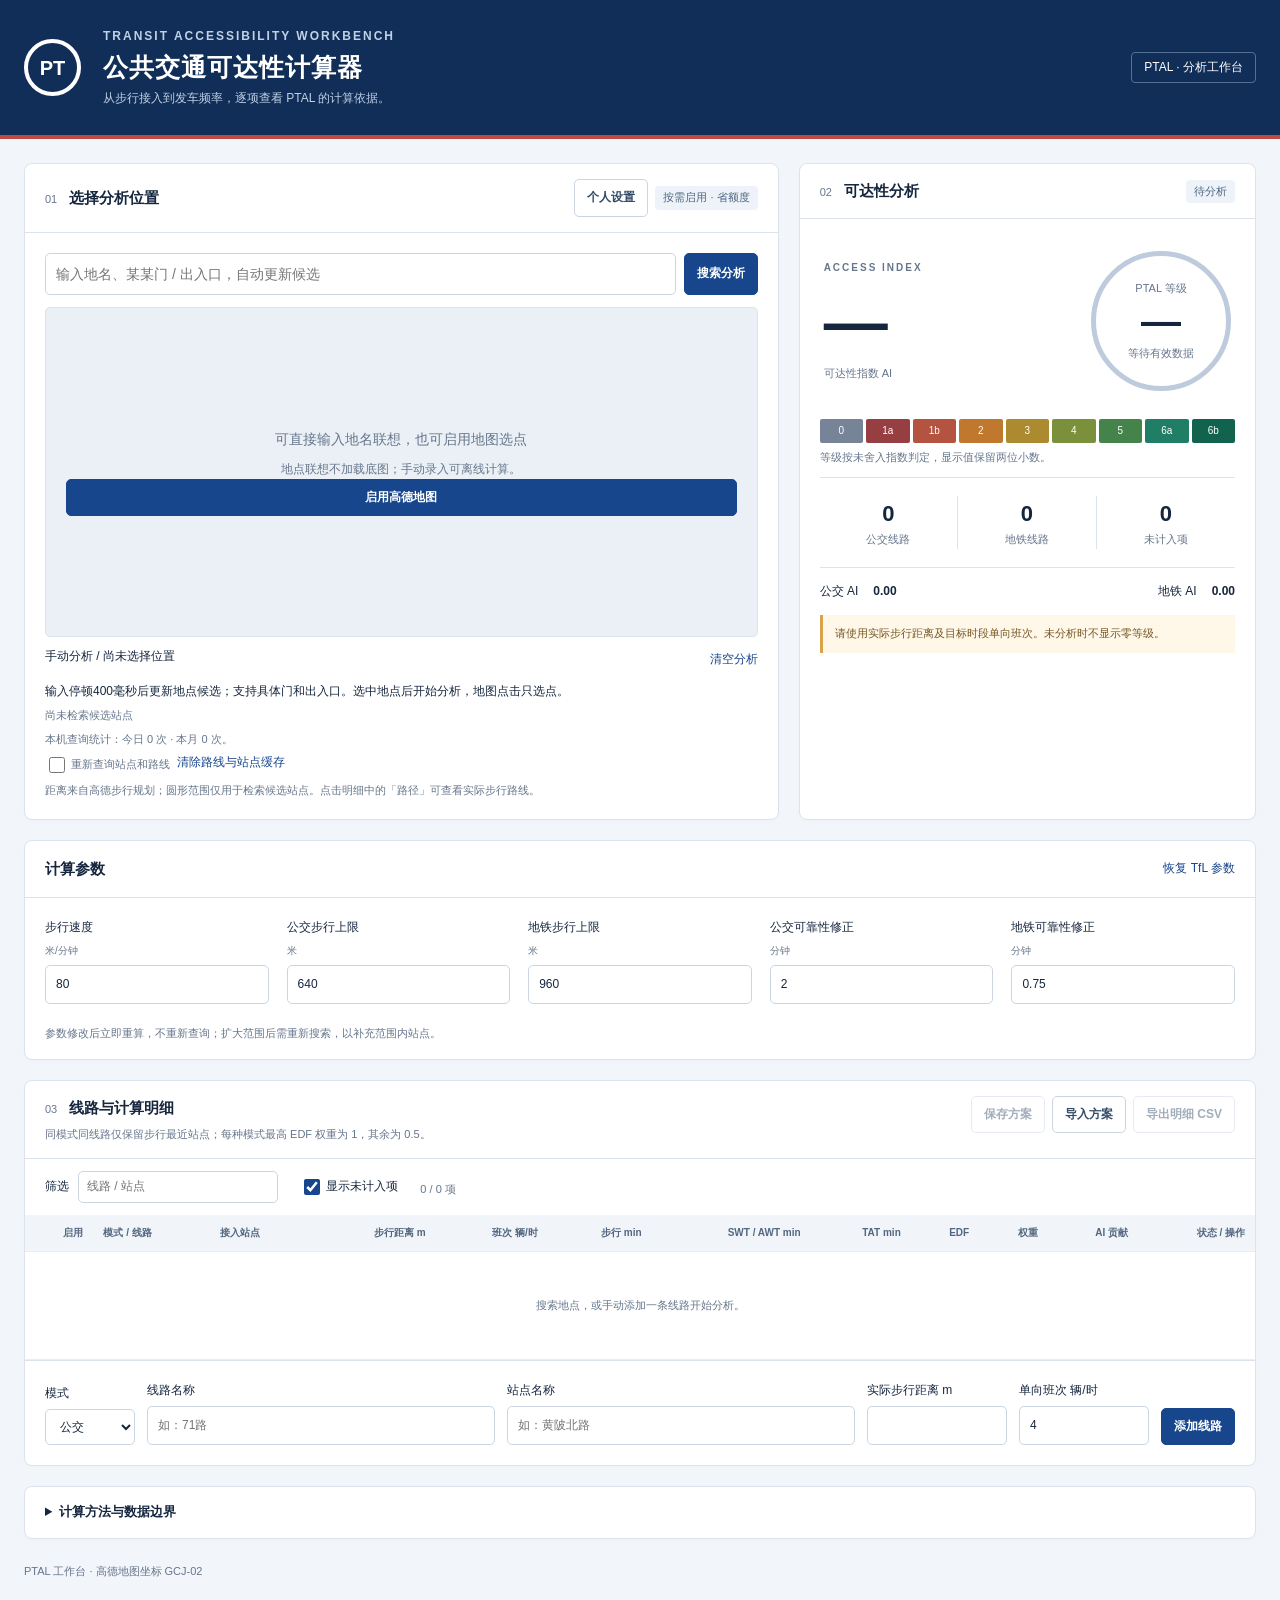
<file: index.html>
<!doctype html>
<html lang="zh-CN"><head>
<meta charset="utf-8"><meta name="viewport" content="width=device-width,initial-scale=1"><meta name="color-scheme" content="light">
<title>公共交通可达性计算器 · PTAL</title><link rel="stylesheet" href="styles.css">
<script defer src="src/deployment.js"></script><script defer src="src/worker-client.js"></script><script defer src="src/model.js"></script><script defer src="src/cache.js"></script><script defer src="src/amap.js"></script><script defer src="src/app.js"></script>
</head><body>
<header class="masthead"><div class="brand-mark" aria-hidden="true">PT</div><div><p class="eyebrow">TRANSIT ACCESSIBILITY WORKBENCH</p><h1>公共交通可达性计算器</h1><p>从步行接入到发车频率，逐项查看 PTAL 的计算依据。</p></div><span class="header-badge">PTAL · 分析工作台</span></header>
<main>
<div class="workspace">
<section class="panel map-panel" aria-labelledby="location-heading">
<div class="panel-head"><h2 id="location-heading"><span class="step">01</span> 选择分析位置</h2><div class="actions"><button id="api-settings-toggle" class="btn" type="button" aria-expanded="false" aria-controls="api-settings">个人设置</button><span id="map-state" class="badge">按需启用 · 省额度</span></div></div>
<div class="panel-body">
<div id="api-settings" class="api-settings" hidden>
<form id="api-settings-form" autocomplete="off">
<p class="hint">个人配置优先用于地图和查询；两项留空则使用默认服务。</p>
<div class="api-fields"><label for="api-key">高德 Key（Web端）<input id="api-key" type="password" maxlength="200" autocomplete="off" spellcheck="false"></label><label for="api-security-code">安全密钥<input id="api-security-code" type="password" maxlength="200" autocomplete="off" spellcheck="false"></label></div>
<div class="actions api-actions"><button class="btn primary" type="submit">保存并应用</button><label class="hint"><input id="api-show-secrets" type="checkbox"> 显示密钥</label></div>
<p id="api-settings-status" class="hint" role="status" aria-live="polite"></p>
<p class="hint">配置保存在当前浏览器，关闭后仍保留。更改后会刷新并恢复当前分析。</p>
</form></div>
<form id="search-form" class="search-row"><label class="sr-only" for="map-input">地名、具体门或高德坐标</label><input id="map-input" placeholder="输入地名、某某门 / 出入口，自动更新候选" autocomplete="off" role="combobox" aria-autocomplete="list" aria-expanded="false" aria-controls="place-choices" required maxlength="200"><button class="btn primary" id="search-btn">搜索分析</button><button class="btn" id="cancel-btn" type="button" hidden>取消</button></form>
<div id="place-choices" class="place-choices" role="listbox" hidden aria-label="请选择目标地点"></div><p id="place-status" class="hint" role="status" aria-live="polite"></p>
<div id="map-container" aria-label="高德地图，点击地图选择分析点"><div class="map-placeholder"><div>可直接输入地名联想，也可启用地图选点</div><small>地点联想不加载底图；手动录入可离线计算。</small><button id="enable-map" class="btn primary" type="button">启用高德地图</button></div></div>
<div class="map-bottom"><span id="location-label">尚未选择位置</span><button class="text-btn" id="clear-all" type="button">清空分析</button></div>
<p id="search-status" class="status" role="status" aria-live="polite">输入停顿400毫秒后更新地点候选；支持具体门和出入口。选中地点后开始分析，地图点击只选点。</p>
<p id="candidate-summary" class="hint" aria-live="polite">尚未检索候选站点</p>
<p id="quota-status" class="hint"></p><div class="actions"><label class="hint"><input id="force-refresh" type="checkbox"> 重新查询站点和路线</label><button id="clear-cache" type="button" class="text-btn">清除路线与站点缓存</button></div>
<p class="hint">距离来自高德步行规划；圆形范围仅用于检索候选站点。点击明细中的「路径」可查看实际步行路线。</p></div></section>
<section class="panel result-panel" aria-labelledby="result-heading">
<div class="panel-head"><h2 id="result-heading"><span class="step">02</span> 可达性分析</h2><span id="result-state" class="badge">待分析</span></div>
<div class="panel-body"><div class="score-row"><div><p class="eyebrow">ACCESS INDEX</p><div id="ai-value" class="score">—</div><p class="hint">可达性指数 AI</p></div><div id="band-disc" class="band-disc"><small>PTAL 等级</small><strong id="band-code">—</strong><span id="band-desc">等待数据</span></div></div>
<div id="scale-legend" class="scale" aria-label="PTAL 等级对照"></div><p id="band-range" class="hint">等级按未舍入指数判定，显示值保留两位小数。</p>
<div class="metrics"><div><strong id="bus-count">0</strong><span>公交线路</span></div><div><strong id="rail-count">0</strong><span>地铁线路</span></div><div><strong id="excluded-count">0</strong><span>未计入项</span></div></div>
<div class="contributions"><div><span>公交 AI</span><b id="bus-ai">0.00</b></div><div><span>地铁 AI</span><b id="rail-ai">0.00</b></div></div><p id="quality-note" class="notice">地图检索使用默认班次，结果为估算。请用目标时段的实际单向班次校核。</p></div></section>
</div>
<section class="panel" aria-labelledby="settings-heading"><div class="panel-head"><h2 id="settings-heading">计算参数</h2><button id="reset-settings" class="text-btn" type="button">恢复 TfL 参数</button></div>
<form id="settings-form" class="panel-body settings-grid">
<label>步行速度 <span>米/分钟</span><input name="speed" type="number" min="10" max="200" step="any" value="80" required></label>
<label>公交步行上限 <span>米</span><input name="busMax" type="number" min="1" max="5000" step="any" value="640" required></label>
<label>地铁步行上限 <span>米</span><input name="luMax" type="number" min="1" max="5000" step="any" value="960" required></label>
<label>公交可靠性修正 <span>分钟</span><input name="busReliability" type="number" min="0" max="30" step="any" value="2" required></label>
<label>地铁可靠性修正 <span>分钟</span><input name="luReliability" type="number" min="0" max="30" step="any" value="0.75" required></label></form>
<p class="settings-note hint" id="settings-note">参数修改后立即重算；扩大范围后需重新搜索，以补充范围内站点。</p></section>
<section class="panel" aria-labelledby="services-heading">
<div class="panel-head table-head"><div><h2 id="services-heading"><span class="step">03</span> 线路与计算明细</h2><p class="hint">同模式同线路仅保留步行最近站点；每种模式最高 EDF 权重为 1，其余为 0.5。</p></div><div class="actions"><button class="btn" id="export-json" disabled>保存方案</button><button class="btn" id="import-btn">导入方案</button><button class="btn" id="export-csv" disabled>导出明细 CSV</button><input id="import-file" type="file" accept=".json,application/json" hidden></div></div>
<div class="toolbar"><label class="filter-label">筛选 <input id="service-filter" type="search" placeholder="线路 / 站点" aria-label="筛选线路或站点"></label><label><input id="show-excluded" type="checkbox" checked> 显示未计入项</label><span id="row-count" class="hint">0 项</span></div>
<div class="table-scroll"><table class="breakdown"><caption class="sr-only">线路明细，可编辑步行距离和每小时班次</caption><thead><tr><th>启用</th><th>模式 / 线路</th><th>接入站点</th><th>步行距离 m</th><th>班次 辆/时</th><th>步行 min</th><th>SWT / AWT min</th><th>TAT min</th><th>EDF</th><th>权重</th><th>AI 贡献</th><th>状态 / 操作</th></tr></thead><tbody id="breakdown-body"><tr><td colspan="12" class="empty">搜索地点，或手动添加一条线路开始分析。</td></tr></tbody></table></div>
<form id="add-form" class="add-form panel-body"><label>模式<select name="mode"><option value="bus">公交</option><option value="lu">地铁</option></select></label><label>线路名称<input name="route" placeholder="如：71路" maxlength="100" required></label><label>站点名称<input name="stop" placeholder="如：黄陂北路" maxlength="100" required></label><label>实际步行距离 m<input name="distance" type="number" min="0" max="100000" step="any" required></label><label>单向班次 辆/时<input name="freq" type="number" min="0" max="300" step="any" value="4" required></label><button class="btn primary" type="submit">添加线路</button></form></section>
<details class="panel methodology"><summary>计算方法与数据边界</summary><div class="panel-body"><p><b>SWT = 30 / 每小时班次</b>；AWT = SWT + 可靠性修正；TAT = 步行距离 / 步行速度 + AWT；EDF = 30 / TAT。分模式加权后求和得到 AI。</p><p>默认公交 4 辆/小时、地铁 12 列/小时仅为假设，不是高德提供的实时频率。应按统一时段录入较高频方向的单向班次；停运、在建线路不计入。</p><p>自动距离为高德步行路线长度，步行时间按统一速度计算，不直接使用导航预计用时。路径终点是地图站点 POI，地铁进站、安检及站内换乘时间需另行核实；接口失败、未知线路和检索截断均会提示，缺失数据可能低估结果。</p><p>本工具仅支持公交和地铁，不等同于上海官方可达性评价，也不衡量到达就业岗位等目的地的旅行时间。</p><p>依据：<a href="https://content.tfl.gov.uk/connectivity-assessment-guide.pdf" target="_blank" rel="noopener noreferrer">TfL Connectivity Assessment Guide（§2.5）</a> · <a href="https://lbs.amap.com/api/javascript-api/reference/route-search" target="_blank" rel="noopener noreferrer">高德步行规划文档</a></p></div></details>
</main><footer>PTAL 工作台 · 高德地图坐标 GCJ-02</footer>
</body></html>
</file>
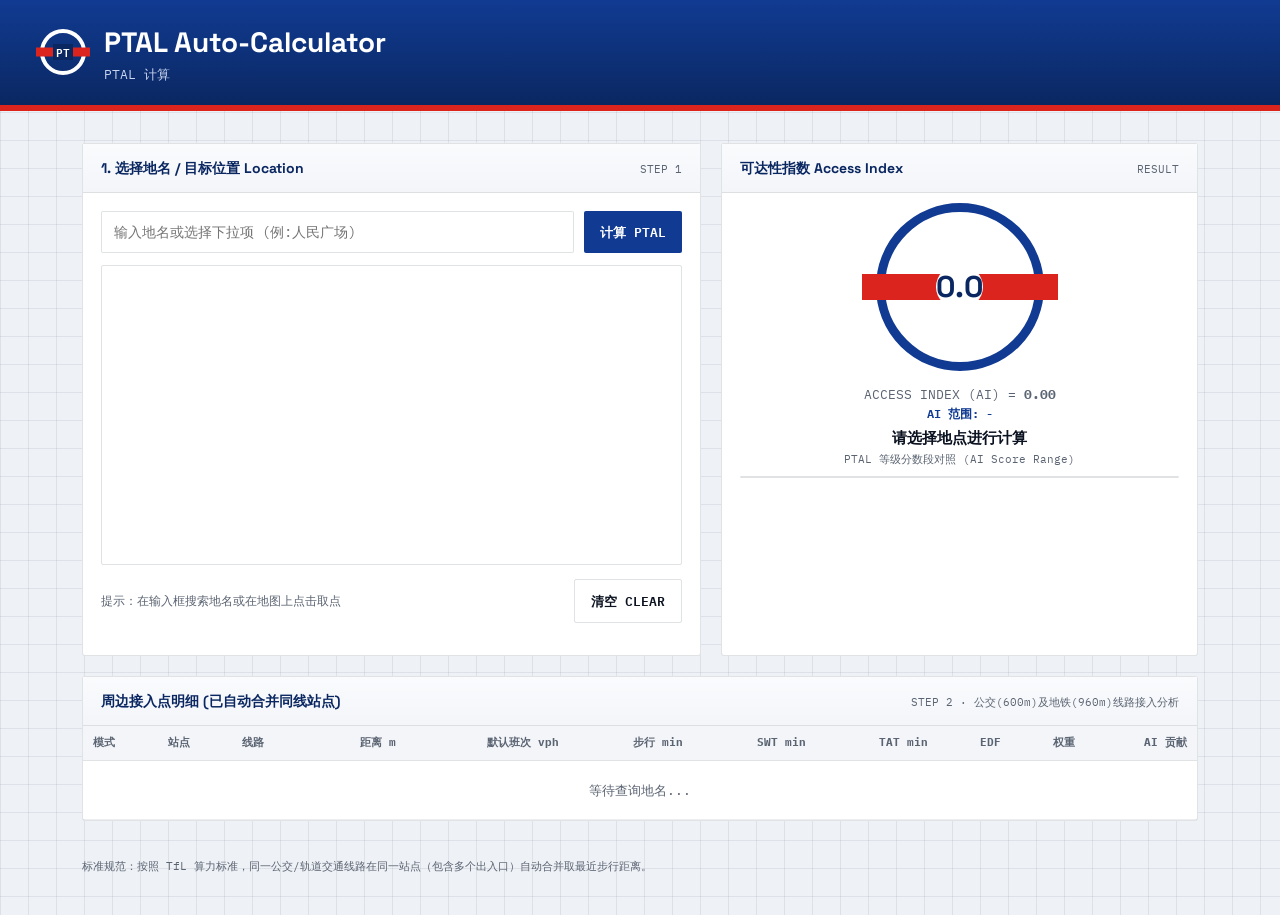
<file: PTAL_calc.html>
<!DOCTYPE html>
<html lang="zh-CN">
<head>
<meta charset="UTF-8">
<meta name="viewport" content="width=device-width, initial-scale=1.0">
<title>PTAL Auto-Calculator</title>
<style>
@import url('https://fonts.googleapis.com/css2?family=Space+Grotesk:wght@400;500;600;700&family=IBM+Plex+Mono:wght@400;500;600&family=Inter:wght@400;500;600&display=swap');

:root{
  --ink:#0B1220;
  --paper:#EEF1F6;
  --panel:#FFFFFF;
  --tfl-blue:#113B92;
  --tfl-blue-dark:#0A2761;
  --roundel-red:#DC241F;
  --line-amber:#B87400;
  --line-amber-bg:#FFF4E0;
  --success-green:#00692A;
  --grid:rgba(11,18,32,0.12);
  --grid-soft:rgba(11,18,32,0.07);
  --muted:#5B6472;
  --radius:3px;
  --font-display:'Space Grotesk', sans-serif;
  --font-mono:'IBM Plex Mono', monospace;
  --font-body:'Inter', sans-serif;
}

*{box-sizing:border-box;}
body{
  margin:0; background:var(--paper);
  background-image: linear-gradient(var(--grid-soft) 1px, transparent 1px), linear-gradient(90deg, var(--grid-soft) 1px, transparent 1px);
  background-size: 28px 28px; color:var(--ink); font-family:var(--font-body); line-height:1.45;
}

header.masthead{
  background:var(--tfl-blue); background-image: linear-gradient(180deg, var(--tfl-blue) 0%, var(--tfl-blue-dark) 100%);
  color:#fff; padding:22px clamp(16px,4vw,40px); display:flex; align-items:center; gap:18px; border-bottom:6px solid var(--roundel-red);
}
.mark{
  width:46px;height:46px;flex:0 0 auto; border-radius:50%; border:4px solid #fff;
  position:relative; display:flex;align-items:center;justify-content:center;
}
.mark::after{
  content:""; position:absolute; left:-8px;right:-8px; top:50%; height:9px; transform:translateY(-50%); background:var(--roundel-red);
}
.mark span{ position:relative; z-index:2; font-family:var(--font-mono); font-weight:600; font-size:11px; background:var(--tfl-blue-dark); padding:0 3px; }
.masthead h1{ font-family:var(--font-display); font-weight:700; font-size:clamp(20px,3vw,28px); margin:0; }
.masthead p{ margin:2px 0 0; font-family:var(--font-mono); font-size:12.5px; color:#C9D4EE; }

main{ max-width:1180px; margin:0 auto; padding:clamp(16px,3vw,32px); display:grid; gap:20px; }
.panel{ background:var(--panel); border:1px solid var(--grid); border-radius:var(--radius); }
.panel-head{
  display:flex; align-items:baseline; justify-content:space-between; gap:12px;
  padding:14px 18px; border-bottom:1px solid var(--grid); background:linear-gradient(180deg,#FAFBFD,#F3F5F9);
}
.panel-head h2{ font-family:var(--font-display); font-size:14px; font-weight:700; margin:0; color:var(--tfl-blue-dark); }
.panel-head .eyebrow{ font-family:var(--font-mono); font-size:11px; color:var(--muted); }
.panel-body{ padding:18px; }

.map-search-row{ display:flex; gap:10px; margin-bottom:12px; }
.map-search-row input{ flex:1; font-family:var(--font-mono); font-size:14px; padding:10px 12px; border:1px solid var(--grid); border-radius:2px; }
#map-container{ width:100%; height:300px; border:1px solid var(--grid); border-radius:2px; margin-bottom:14px; }

.top-grid{ display:grid; grid-template-columns:1.3fr 1fr; gap:20px; }
@media (max-width:820px){ .top-grid{ grid-template-columns:1fr; } }

.service-list{ margin-top:14px; display:flex; flex-direction:column; gap:6px; max-height:230px; overflow-y:auto; }
.chip{
  display:grid; grid-template-columns:auto 1fr auto; align-items:center; gap:10px;
  font-family:var(--font-mono); font-size:12px; background:#F6F7FA; border:1px solid var(--grid); border-radius:2px; padding:7px 10px;
}
.chip .mode-tag{ font-size:10px; font-weight:700; padding:2px 6px; border-radius:2px; color:#fff; text-transform:uppercase; }
.chip .mode-tag.bus{ background:var(--roundel-red); }
.chip .mode-tag.lu{ background:var(--tfl-blue); }
.chip .detail{ color:var(--muted); overflow:hidden; text-overflow:ellipsis; white-space:nowrap; }
.chip .stat{ color:var(--ink); font-weight:600; }

.btn{ font-family:var(--font-mono); font-size:12.5px; font-weight:600; text-transform:uppercase; border:none; border-radius:2px; padding:10px 16px; cursor:pointer; }
.btn-primary{ background:var(--tfl-blue); color:#fff; }
.btn-primary:hover{ background:var(--tfl-blue-dark); }
.btn-ghost{ background:transparent; border:1px solid var(--grid); color:var(--ink); }

.result-wrap{ display:flex; flex-direction:column; align-items:center; justify-content:center; gap:14px; padding:10px 0 4px; }
.roundel{ width:168px; height:168px; position:relative; display:flex; align-items:center; justify-content:center; }
.roundel-ring{ position:absolute; inset:0; border-radius:50%; border:9px solid var(--tfl-blue); transition:border-color .25s ease; }
.roundel-bar{
  position:absolute; left:-14px; right:-14px; top:50%; height:26px; transform:translateY(-50%);
  background:var(--roundel-red); display:flex; align-items:center; justify-content:center;
}
.roundel-bar span{ font-family:var(--font-display); font-weight:700; font-size:13px; color:#fff; }
.roundel-value{ font-family:var(--font-display); font-weight:700; font-size:30px; color:var(--tfl-blue-dark); z-index:2; background:#fff; border-radius:50%; }
.result-caption{ text-align:center; }
.result-caption .ai-figure{ font-family:var(--font-mono); font-size:12.5px; color:var(--muted); }
.result-caption .band-range{ font-family:var(--font-mono); font-size:12px; color:var(--tfl-blue); margin-top:2px; font-weight:600; }
.result-caption .band-desc{ margin-top:4px; font-family:var(--font-body); font-weight:600; font-size:15px; }

.scale{ display:flex; border-radius:2px; overflow:hidden; border:1px solid var(--grid); margin-top:8px;}
.scale-seg{ flex:1; padding:6px 2px; text-align:center; font-family:var(--font-mono); font-size:10px; font-weight:600; color:#fff; position:relative; }
.scale-seg .range-text{ font-size:9px; font-weight:400; opacity:0.9; display:block; margin-top:1px; }
.scale-seg.active{ transform:translateY(-4px); box-shadow:0 3px 8px rgba(0,0,0,0.25); z-index:2; }

.table-scroll{ overflow-x:auto; }
table.breakdown{ width:100%; border-collapse:collapse; font-family:var(--font-mono); font-size:12.5px; min-width:760px; }
table.breakdown th{ text-align:right; padding:9px 10px; background:#F3F5F9; border-bottom:1px solid var(--grid); font-size:10.5px; color:var(--muted); }
table.breakdown th:nth-child(1), table.breakdown th:nth-child(2), table.breakdown th:nth-child(3){ text-align:left; }
table.breakdown td{ padding:8px 10px; border-bottom:1px solid var(--grid-soft); text-align:right; }
table.breakdown td:nth-child(1), table.breakdown td:nth-child(2), table.breakdown td:nth-child(3){ text-align:left; }
table.breakdown td.weight-1{ color:var(--success-green); font-weight:700; }

footer{ max-width:1180px; margin:0 auto; padding:6px clamp(16px,3vw,32px) 40px; font-family:var(--font-mono); font-size:11px; color:var(--muted); }
</style>

<!-- 高德地图 Key 与安全密钥配置处 -->
<script type="text/javascript">
  window._AMapSecurityConfig = {
    securityJsCode: 'd6687ec9416268834ced7b0e7fa47a14',
  };
</script>
<script type="text/javascript" src="https://webapi.amap.com/maps?v=2.0&key=f5043e2c5d79dccdae5142dda8c85e08&plugin=AMap.AutoComplete,AMap.PlaceSearch"></script>
</head>
<body>

<header class="masthead">
  <div class="mark"><span>PT</span></div>
  <div>
    <h1>PTAL Auto-Calculator</h1>
    <p>PTAL 计算</p>
  </div>
</header>

<main>
  <div class="top-grid">
    <section class="panel">
      <div class="panel-head">
        <h2>1. 选择地名 / 目标位置 Location</h2>
        <span class="eyebrow">STEP 1</span>
      </div>
      <div class="panel-body">
        <div class="map-search-row">
          <input id="map-input" type="text" placeholder="输入地名或选择下拉项 (例:人民广场)">
          <button class="btn btn-primary" id="search-btn" type="button">计算 PTAL</button>
        </div>

        <div id="map-container"></div>

        <div style="display:flex; justify-content:space-between; align-items:center;">
          <span style="font-family:var(--font-mono); font-size:12px; color:var(--muted);" id="search-status">提示：在输入框搜索地名或在地图上点击取点</span>
          <button class="btn btn-ghost" id="clear-all" type="button">清空 CLEAR</button>
        </div>

        <div class="service-list" id="service-list"></div>
      </div>
    </section>

    <section class="panel">
      <div class="panel-head">
        <h2>可达性指数 Access Index</h2>
        <span class="eyebrow">RESULT</span>
      </div>
      <div class="panel-body result-wrap">
        <div class="roundel">
          <div class="roundel-ring" id="roundel-ring"></div>
          <div class="roundel-bar"><span id="band-code">0</span></div>
          <div class="roundel-value" id="ai-value">0.0</div>
        </div>
        <div class="result-caption">
          <div class="ai-figure">ACCESS INDEX (AI) = <b id="ai-figure">0.00</b></div>
          <div class="band-range" id="band-range">AI 范围: -</div>
          <div class="band-desc" id="band-desc">请选择地点进行计算</div>
        </div>
      </div>
      <div class="panel-body" style="padding-top:0;">
        <div style="font-family:var(--font-mono); font-size:11px; color:var(--muted); margin-bottom:4px; text-align:center;">PTAL 等级分数段对照 (AI Score Range)</div>
        <div class="scale" id="scale-legend"></div>
      </div>
    </section>
  </div>

  <section class="panel">
    <div class="panel-head">
      <h2>周边接入点明细 (已自动合并同线站点)</h2>
      <span class="eyebrow">STEP 2 · 公交(600m)及地铁(960m)线路接入分析</span>
    </div>
    <div class="table-scroll">
      <table class="breakdown">
        <thead>
          <tr>
            <th>模式</th><th>站点</th><th>线路</th>
            <th>距离 m</th><th>默认班次 vph</th><th>步行 min</th>
            <th>SWT min</th><th>TAT min</th><th>EDF</th><th>权重</th><th>AI 贡献</th>
          </tr>
        </thead>
        <tbody id="breakdown-body">
          <tr class="empty-row"><td colspan="11" style="text-align:center; padding:20px; color:var(--muted);">等待查询地名...</td></tr>
        </tbody>
      </table>
    </div>
  </section>
</main>

<footer>
  标准规范：按照 TfL 算力标准，同一公交/轨道交通线路在同一站点（包含多个出入口）自动合并取最近步行距离。
</footer>

<script>
// 标准 TfL PTAL 分数段对应表
const PTAL_BANDS = [
  {lo:0.00,  hi:0.00,     code:"0",  label:"无公交可达",   rangeStr:"0.00",        color:"#5B6472"},
  {lo:0.01,  hi:2.50,     code:"1a", label:"非常差",       rangeStr:"0.01 - 2.50",  color:"#8B2E2E"},
  {lo:2.51,  hi:5.00,     code:"1b", label:"非常差",       rangeStr:"2.51 - 5.00",  color:"#A5402C"},
  {lo:5.01,  hi:10.00,    code:"2",  label:"差",           rangeStr:"5.01 - 10.00", color:"#B85E1F"},
  {lo:10.01, hi:15.00,    code:"3",  label:"一般",         rangeStr:"10.01 - 15.00",color:"#B87400"},
  {lo:15.01, hi:20.00,    code:"4",  label:"好",           rangeStr:"15.01 - 20.00",color:"#7E7A1E"},
  {lo:20.01, hi:25.00,    code:"5",  label:"非常好",       rangeStr:"20.01 - 25.00",color:"#4C7A22"},
  {lo:25.01, hi:40.00,    code:"6a", label:"优秀",         rangeStr:"25.01 - 40.00",color:"#1F7A3D"},
  {lo:40.01, hi:Infinity, code:"6b", label:"优秀 · 最高", rangeStr:"> 40.00",      color:"#00692A"},
];

const MODE_CATEGORY = { bus:"bus", lu:"rail" };
const MODE_NAMES = { bus:"BUS", lu:"METRO" };
const DEFAULT_VPH = { lu: 20.0, bus: 10.0 };

let services = [];
let map, currentMarker;

function initMap() {
  map = new AMap.Map('map-container', {
    zoom: 15,
    center: [121.4737, 31.2304]
  });

  map.on('click', (e) => {
    const lnglat = [e.lnglat.getLng(), e.lnglat.getLat()];
    setLocationAndFetch(lnglat, "地图选中坐标");
  });

  const auto = new AMap.AutoComplete({ input: "map-input" });
  auto.on("select", (e) => {
    if (e.poi && e.poi.location) {
      const lnglat = [e.poi.location.lng, e.poi.location.lat];
      setLocationAndFetch(lnglat, e.poi.name);
    }
  });
}

function setLocationAndFetch(lnglat, locationName) {
  if (currentMarker) map.remove(currentMarker);

  currentMarker = new AMap.Marker({ position: lnglat, map: map, title: locationName });
  map.setCenter(lnglat);

  document.getElementById('search-status').textContent = `正在检索【${locationName}】周边公共交通...`;
  services = [];

  const placeSearch = new AMap.PlaceSearch({
    type: '公交车站|地铁站',
    radius: 960,
    pageSize: 50
  });

  placeSearch.searchNearBy('', lnglat, 960, (status, result) => {
    if (status === 'complete' && result.info === 'OK') {
      parsePoisToServices(result.poiList.pois, lnglat);
      document.getElementById('search-status').textContent = `分析完成：去重后共 ${services.length} 条独立线路服务`;
      render();
    } else {
      document.getElementById('search-status').textContent = "周边未搜索到公交或地铁站点。";
      render();
    }
  });
}

// 核心去重解析：同一线路在同一站点（出入口）去重，保留最近的那个
function parsePoisToServices(pois, centerLngLat) {
  const cLng = centerLngLat[0];
  const cLat = centerLngLat[1];
  const rawList = [];

  pois.forEach(poi => {
    const dist = AMap.GeometryUtil.distance([cLng, cLat], [poi.location.lng, poi.location.lat]);
    const isMetro = poi.type.includes('地铁站') || poi.name.includes('地铁站');
    const mode = isMetro ? 'lu' : 'bus';

    // 剔除出入口后缀（如 "浦东1号2号航站楼地铁站4号口" -> "浦东1号2号航站楼地铁站"）
    const cleanStopName = poi.name.replace(/(\d+号口|出入口|入口|出口)$/g, '');

    if ((mode === 'bus' && dist <= 600) || (mode === 'lu' && dist <= 960)) {
      const routes = poi.address ? poi.address.split(';') : [cleanStopName];
      routes.forEach(r => {
        let cleanRoute = r.trim();
        if (cleanRoute) {
          rawList.push({
            mode: mode,
            stop: cleanStopName,
            route: cleanRoute,
            distance: Math.round(dist),
            freq: DEFAULT_VPH[mode]
          });
        }
      });
    }
  });

  // 使用 Map 按照 [模式 + 基础站点名 + 线路名] 合并，只保留最近距离的项
  const uniqueMap = new Map();
  rawList.forEach(item => {
    const key = `${item.mode}_${item.stop}_${item.route}`;
    if (!uniqueMap.has(key) || item.distance < uniqueMap.get(key).distance) {
      uniqueMap.set(key, item);
    }
  });

  services = Array.from(uniqueMap.values());
}

function calculate(){
  const params = { speed: 80, reliability: { bus: 2.0, rail: 0.75 }, maxWalk: { bus: 7.5, rail: 12.0 } };
  const results = [];

  for(const svc of services){
    const category = MODE_CATEGORY[svc.mode] || "rail";
    const reliability = params.reliability[category];
    const maxWalk = params.maxWalk[category];
    const walkTime = svc.distance / params.speed;
    const swt = (30 / svc.freq) + reliability;
    const tat = walkTime + swt;
    const edf = 30 / tat;

    results.push({ svc, walkTime, swt, tat, edf, weight:0, aiContribution:0, excluded: walkTime > maxWalk });
  }

  const included = results.filter(r => !r.excluded);
  const byMode = {};
  for(const r of included){ (byMode[r.svc.mode] = byMode[r.svc.mode] || []).push(r); }
  for(const mode in byMode){
    const arr = byMode[mode].sort((a,b) => b.edf - a.edf);
    arr.forEach((r,i) => {
      r.weight = i === 0 ? 1.0 : 0.5;
      r.aiContribution = r.edf * r.weight;
    });
  }

  included.sort((a,b) => b.aiContribution - a.aiContribution);
  const totalAI = included.reduce((sum,r) => sum + r.aiContribution, 0);
  return {totalAI, included};
}

// 渲染分数段图例
function renderScale(activeCode){
  const wrap = document.getElementById('scale-legend');
  wrap.innerHTML = "";
  PTAL_BANDS.forEach(b => {
    const seg = document.createElement('div');
    seg.className = 'scale-seg' + (b.code === activeCode ? ' active' : '');
    seg.style.background = b.color;
    seg.innerHTML = `
      <div>${b.code}</div>
      <span class="range-text">${b.rangeStr}</span>
    `;
    wrap.appendChild(seg);
  });
}

function renderServiceList(){
  const wrap = document.getElementById('service-list');
  wrap.innerHTML = "";
  if(services.length === 0){
    wrap.innerHTML = '<div style="font-family:var(--font-mono); font-size:12px; color:var(--muted); padding:6px 2px;">暂无服务</div>';
    return;
  }
  services.slice(0, 10).forEach(svc => {
    const chip = document.createElement('div');
    chip.className = 'chip';
    chip.innerHTML = `
      <span class="mode-tag ${svc.mode}">${MODE_NAMES[svc.mode]}</span>
      <span class="detail">${svc.stop} · ${svc.route}</span>
      <span class="stat">${svc.distance}m / ${svc.freq}vph</span>
    `;
    wrap.appendChild(chip);
  });
}

function renderResult(calc){
  const band = (ai => {
    for(const b of PTAL_BANDS){ if(ai >= b.lo && ai <= b.hi) return b; }
    return PTAL_BANDS[PTAL_BANDS.length-1];
  })(calc.totalAI);

  document.getElementById('ai-value').textContent = calc.totalAI >= 100 ? calc.totalAI.toFixed(0) : calc.totalAI.toFixed(1);
  document.getElementById('ai-figure').textContent = calc.totalAI.toFixed(2);
  document.getElementById('band-code').textContent = band.code;
  document.getElementById('band-range').textContent = `AI 指数范围: ${band.rangeStr}`;
  document.getElementById('band-desc').textContent = `PTAL 等级: ${band.code} (${band.label})`;
  document.getElementById('roundel-ring').style.borderColor = band.color;
  renderScale(band.code);
}

function renderTable(calc){
  const body = document.getElementById('breakdown-body');
  body.innerHTML = "";
  if(calc.included.length === 0){
    body.innerHTML = '<tr class="empty-row"><td colspan="11" style="text-align:center; padding:20px;">未检索到有效公共交通接入点</td></tr>';
  } else {
    calc.included.forEach(r => {
      const tr = document.createElement('tr');
      tr.innerHTML = `
        <td>${MODE_NAMES[r.svc.mode]}</td>
        <td>${r.svc.stop}</td>
        <td>${r.svc.route}</td>
        <td>${r.svc.distance.toFixed(0)}</td>
        <td>${r.svc.freq.toFixed(1)}</td>
        <td>${r.walkTime.toFixed(2)}</td>
        <td>${r.swt.toFixed(2)}</td>
        <td>${r.tat.toFixed(2)}</td>
        <td>${r.edf.toFixed(2)}</td>
        <td class="${r.weight === 1 ? 'weight-1' : ''}">${r.weight.toFixed(1)}</td>
        <td><strong>${r.aiContribution.toFixed(2)}</strong></td>
      `;
      body.appendChild(tr);
    });
  }
}

function render(){
  renderServiceList();
  const calc = calculate();
  renderResult(calc);
  renderTable(calc);
}

document.getElementById('clear-all').addEventListener('click', () => {
  services = [];
  if(currentMarker) map.remove(currentMarker);
  render();
});

window.onload = initMap;
</script>
</body>
</html>
</file>
<file: styles.css>
:root{--ink:#15263e;--muted:#66768c;--blue:#17468c;--paper:#f2f5f9;--line:#dce3ec;--font:"Segoe UI","Microsoft YaHei",sans-serif}*{box-sizing:border-box}body{margin:0;background:var(--paper);color:var(--ink);font:14px/1.6 var(--font)}button,input,select{font:inherit}button,a,input,select,summary{touch-action:manipulation}button{cursor:pointer}button:disabled{opacity:.45;cursor:not-allowed}button:focus-visible,input:focus-visible,select:focus-visible,summary:focus-visible,a:focus-visible{outline:3px solid #649ce6;outline-offset:2px}input,select{border:1px solid #cbd5e2;border-radius:5px;padding:9px 10px;color:var(--ink);background:#fff;min-width:0}input[type=checkbox]{accent-color:var(--blue);width:16px;height:16px;vertical-align:middle}input[type=number]{font-variant-numeric:tabular-nums}a{color:var(--blue)}.masthead{background:#102e57;color:#fff;padding:27px max(24px,calc((100vw - 1400px)/2));display:flex;align-items:center;gap:22px;border-bottom:4px solid #bc4a43}.brand-mark{border:4px solid #fff;border-radius:50%;width:57px;height:57px;display:grid;place-items:center;font-size:20px;font-weight:800;flex-shrink:0}.masthead h1{font-size:25px;letter-spacing:1px;line-height:1.4;margin:4px 0}.masthead p{margin:0;color:#c0d1e6;font-size:12px}.eyebrow{font-size:10px;letter-spacing:2px;font-weight:600;margin:0;color:var(--muted)}.header-badge{margin-left:auto;padding:5px 12px;border:1px solid #557095;border-radius:4px;font-size:12px;white-space:nowrap}main{max-width:1448px;padding:24px;margin:auto;display:grid;gap:20px}.workspace{display:grid;grid-template-columns:minmax(0,1.65fr) minmax(340px,1fr);gap:20px}.panel{background:#fff;border:1px solid var(--line);border-radius:8px;box-shadow:0 2px 5px #132c4a04;min-width:0}.panel-head{padding:15px 20px;border-bottom:1px solid var(--line);display:flex;align-items:center;justify-content:space-between;gap:16px}.panel-head h2{margin:0;font-size:15px;font-weight:650}.step{font-size:11px;color:var(--muted);font-weight:500;margin-right:8px}.panel-body{padding:20px}.badge{font-size:11px;padding:3px 8px;background:#eef3f9;color:#4d6582;border-radius:4px}.badge.warning{background:#fff1dc;color:#895700}.search-row{display:flex;gap:8px;margin-bottom:12px}.search-row input{flex:1;width:0}.btn{border:1px solid #cbd5e2;background:#fff;color:#334c69;border-radius:5px;padding:8px 12px;white-space:nowrap;font-size:12px;font-weight:600}.btn:hover{background:#eef3fa}.btn.primary{background:var(--blue);border-color:var(--blue);color:#fff}.btn.primary:hover{background:#10366d}.text-btn{padding:3px 0;background:none;border:0;color:var(--blue);font-size:12px}.text-btn:hover{text-decoration:underline}#map-container{height:330px;background:#eaf0f5;border:1px solid var(--line);border-radius:5px;overflow:hidden}.map-placeholder{height:100%;display:grid;align-content:center;text-align:center;padding:20px;color:var(--muted)}.map-placeholder small{margin-top:10px}.map-bottom{display:flex;justify-content:space-between;gap:20px;margin-top:10px;font-size:12px}#location-label{overflow-wrap:anywhere}.status{font-size:12px;margin:10px 0 4px;overflow-wrap:anywhere}.status.error{color:#ab2929}.hint{color:var(--muted);font-size:11px;line-height:1.7;margin:5px 0 0}.place-choices{display:grid;gap:4px;margin-bottom:12px;max-height:220px;overflow:auto}.place-choices button{border:1px solid var(--line);background:#f6f9fd;text-align:left;padding:8px;border-radius:4px;color:var(--ink)}.score-row{display:flex;justify-content:space-between;align-items:center;padding:12px 4px 24px;gap:20px}.score{font-size:64px;font-weight:650;line-height:1.15;letter-spacing:-3px;font-variant-numeric:tabular-nums;margin-top:10px}.band-disc{border:5px solid #bdcbdc;border-radius:50%;width:140px;height:140px;display:flex;flex-direction:column;align-items:center;justify-content:center;flex-shrink:0}.band-disc strong{font-size:40px;line-height:1.2}.band-disc small,.band-disc span{font-size:11px;color:var(--muted)}.scale{display:flex;gap:3px;padding-top:4px}.scale-seg{flex:1;text-align:center;font-size:10px;line-height:24px;border-radius:2px;color:#fff;position:relative}.scale-seg.active:before{content:"";position:absolute;top:-7px;left:calc(50% - 4px);border-left:4px solid transparent;border-right:4px solid transparent;border-top:5px solid var(--ink)}.metrics{display:grid;grid-template-columns:repeat(3,1fr);padding:18px 0;margin-top:10px;border-top:1px solid var(--line);border-bottom:1px solid var(--line)}.metrics div{display:flex;flex-direction:column;text-align:center;border-right:1px solid var(--line)}.metrics div:last-child{border:0}.metrics strong{font-size:22px;font-variant-numeric:tabular-nums}.metrics span{color:var(--muted);font-size:11px}.contributions{display:flex;justify-content:space-between;gap:20px;padding:14px 0}.contributions div{display:flex;gap:15px;font-size:12px}.notice{margin:0;padding:10px 12px;background:#fff8e9;border-left:3px solid #d9a24b;font-size:11px;color:#765723;overflow-wrap:anywhere}.settings-grid{display:grid;grid-template-columns:repeat(5,1fr);gap:18px}.settings-grid label,.add-form label{display:flex;flex-direction:column;font-size:12px;gap:6px}.settings-grid label span{font-size:10px;color:var(--muted)}.settings-note{margin:0 20px 16px}.actions{display:flex;gap:7px;flex-wrap:wrap}.table-head{align-items:flex-start}.toolbar{display:flex;align-items:center;padding:12px 20px;gap:22px;font-size:12px;flex-wrap:wrap}.filter-label{display:flex;align-items:center;gap:9px}.filter-label input{padding:5px 8px;width:200px}.table-scroll{overflow:auto;max-height:570px}.breakdown{width:100%;border-collapse:collapse;min-width:1220px;font-size:11px;font-variant-numeric:tabular-nums}.breakdown th{background:#f1f5fa;color:#52667f;font-size:10px;position:sticky;top:0;z-index:1;white-space:nowrap;font-weight:600}.breakdown th,.breakdown td{padding:10px;text-align:right;border-bottom:1px solid #e9eef4}.breakdown th:nth-child(2),.breakdown th:nth-child(3),.breakdown td:nth-child(2),.breakdown td:nth-child(3),.breakdown td:last-child{text-align:left}.breakdown tbody tr:hover{background:#f8faff}.breakdown input[type=number]{width:80px;padding:5px 6px;font-size:11px}.route-name{display:block;font-weight:600;max-width:180px;overflow-wrap:anywhere}.mode-tag{display:inline-block;font-size:9px;color:var(--blue);background:#eaf0fa;padding:0 5px;border-radius:3px;margin:3px 0}.mode-tag.bus{color:#a03932;background:#fbefed}.source{display:block;font-size:9px;color:var(--muted);font-weight:400}.excluded{color:#8591a1;background:#fafbfc}.excluded .reason{color:#a05e1c}.contribution{font-weight:700;color:var(--blue)}.empty{text-align:center!important;padding:45px!important;color:var(--muted)}.row-actions{display:flex;gap:9px;align-items:center}.delete-btn{color:#a6443c}.reason{font-size:10px;max-width:170px;overflow-wrap:anywhere}.add-form{display:grid;grid-template-columns:90px 1fr 1fr 140px 130px auto;gap:12px;align-items:end;border-top:1px solid var(--line)}.add-form input{width:100%}.methodology summary{padding:15px 20px;font-size:13px;font-weight:600;cursor:pointer}.methodology p{font-size:12px;margin:0 0 12px}.methodology .panel-body{padding-top:0}footer{max-width:1448px;margin:0 auto 26px;padding:0 24px;color:var(--muted);font-size:11px}.sr-only{position:absolute;width:1px;height:1px;padding:0;margin:-1px;overflow:hidden;clip:rect(0,0,0,0);white-space:nowrap;border:0}[hidden]{display:none!important}@media(max-width:1050px){.workspace{grid-template-columns:minmax(0,1.3fr) minmax(310px,1fr)}.settings-grid{gap:12px}.add-form{grid-template-columns:repeat(3,1fr)}.table-head{flex-wrap:wrap}.header-badge{display:none}.score{font-size:52px}.band-disc{width:120px;height:120px}.panel-body{padding:16px}}@media(max-width:760px){.masthead{padding:20px 16px;gap:14px}.masthead h1{font-size:20px}.brand-mark{width:44px;height:44px;font-size:16px}.masthead .eyebrow{font-size:8px}main{padding:14px;gap:14px}.workspace{grid-template-columns:1fr;gap:14px}.panel-head{padding:13px 16px}.settings-grid{grid-template-columns:repeat(2,1fr)}.add-form{grid-template-columns:repeat(2,minmax(0,1fr))}.score-row{justify-content:space-around}.toolbar{padding:12px 16px;gap:12px}.search-row .btn{padding:8px}.search-row input{font-size:12px}#map-container{height:290px}.contributions{justify-content:space-around}.table-head .actions{width:100%}.table-head .btn{flex:1}}

.place-choices button.selected,.place-choices button:hover{background:#e4eefc;border-color:#6e95c8}.place-choices button:focus-visible{outline-offset:-3px}#place-status{margin:0 0 10px;min-height:0}
.map-panel>.panel-head>.actions{align-items:center}#map-state{white-space:nowrap;flex-shrink:0}
.api-settings{padding:16px;margin-bottom:16px;border:1px solid var(--line);border-radius:5px;background:#f7f9fc}.api-settings p{margin:0 0 10px}.api-settings p:last-child{margin-bottom:0}.api-fields{display:grid;grid-template-columns:repeat(2,minmax(0,1fr));gap:12px}.api-fields label{font-size:12px;font-weight:600}.api-fields input{display:block;width:100%;margin-top:5px}.api-actions{margin:14px 0 10px}.api-settings .error{color:#a03932}@media(max-width:760px){.map-panel>.panel-head{flex-wrap:wrap}.api-fields{grid-template-columns:1fr}}
</file>
